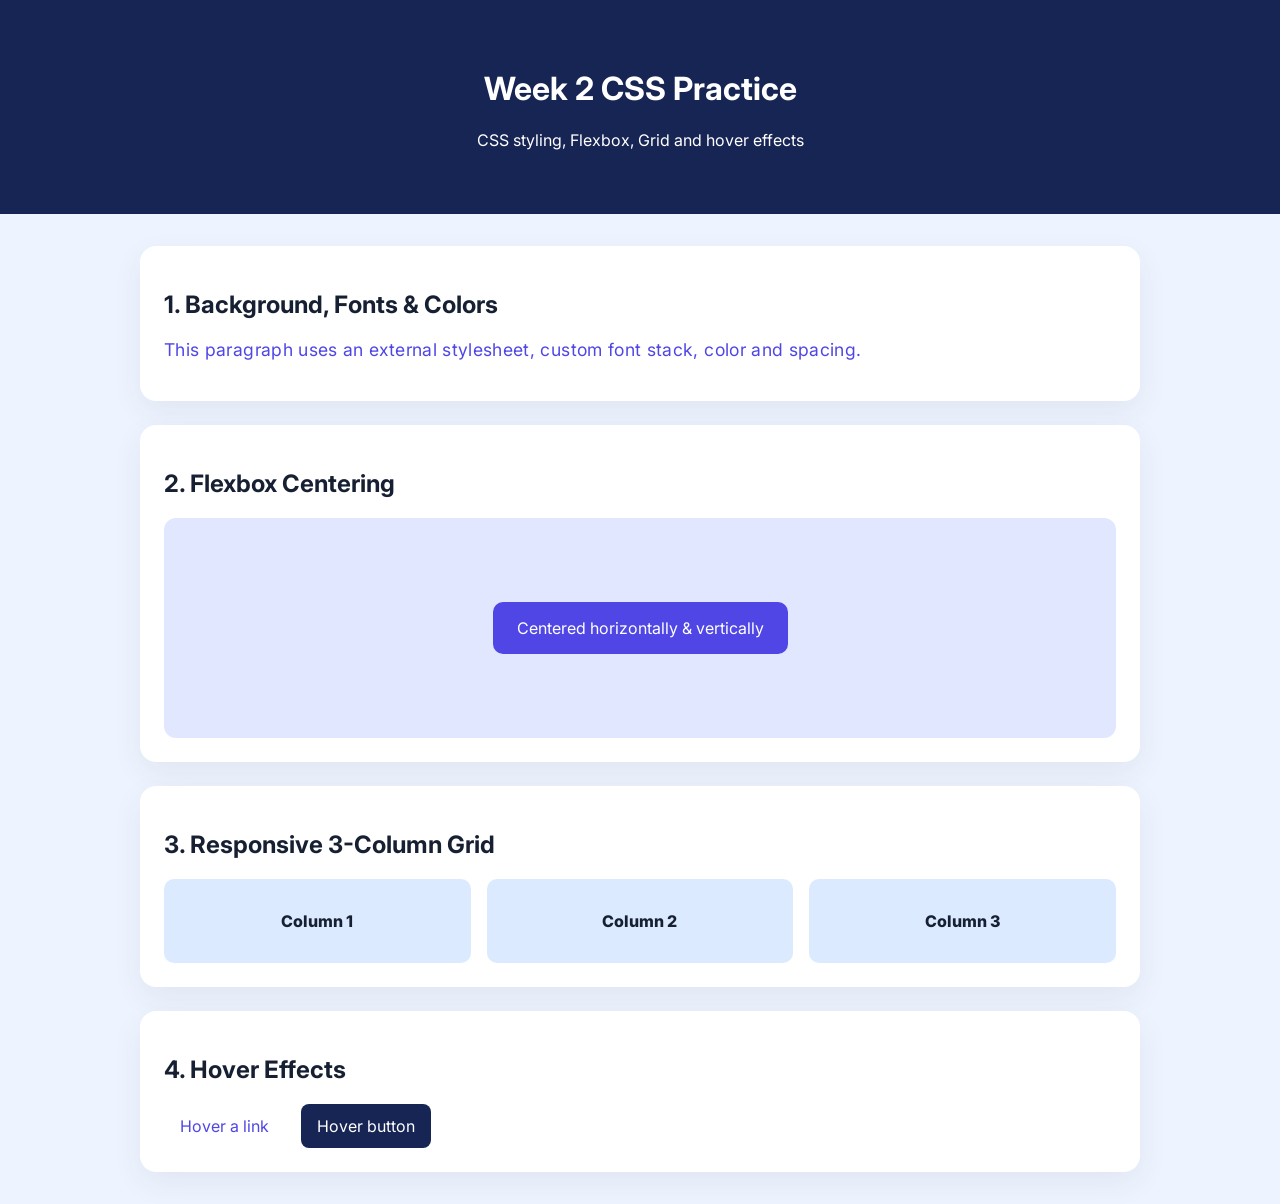
<file: Week-2/practice-solutions/index.html>
<!doctype html><html lang="en"><head><meta charset="utf-8"><meta name="viewport" content="width=device-width,initial-scale=1"><title>Week 2 CSS Practice</title><link rel="stylesheet" href="practice.css"></head><body><header><h1>Week 2 CSS Practice</h1><p>CSS styling, Flexbox, Grid and hover effects</p></header><main><section class="card"><h2>1. Background, Fonts & Colors</h2><p class="custom">This paragraph uses an external stylesheet, custom font stack, color and spacing.</p></section><section class="card"><h2>2. Flexbox Centering</h2><div class="flex-demo"><span>Centered horizontally & vertically</span></div></section><section class="card"><h2>3. Responsive 3-Column Grid</h2><div class="grid-demo"><article>Column 1</article><article>Column 2</article><article>Column 3</article></div></section><section class="card"><h2>4. Hover Effects</h2><div class="links"><a href="#">Hover a link</a><button>Hover button</button></div></section></main></body></html>
</file>
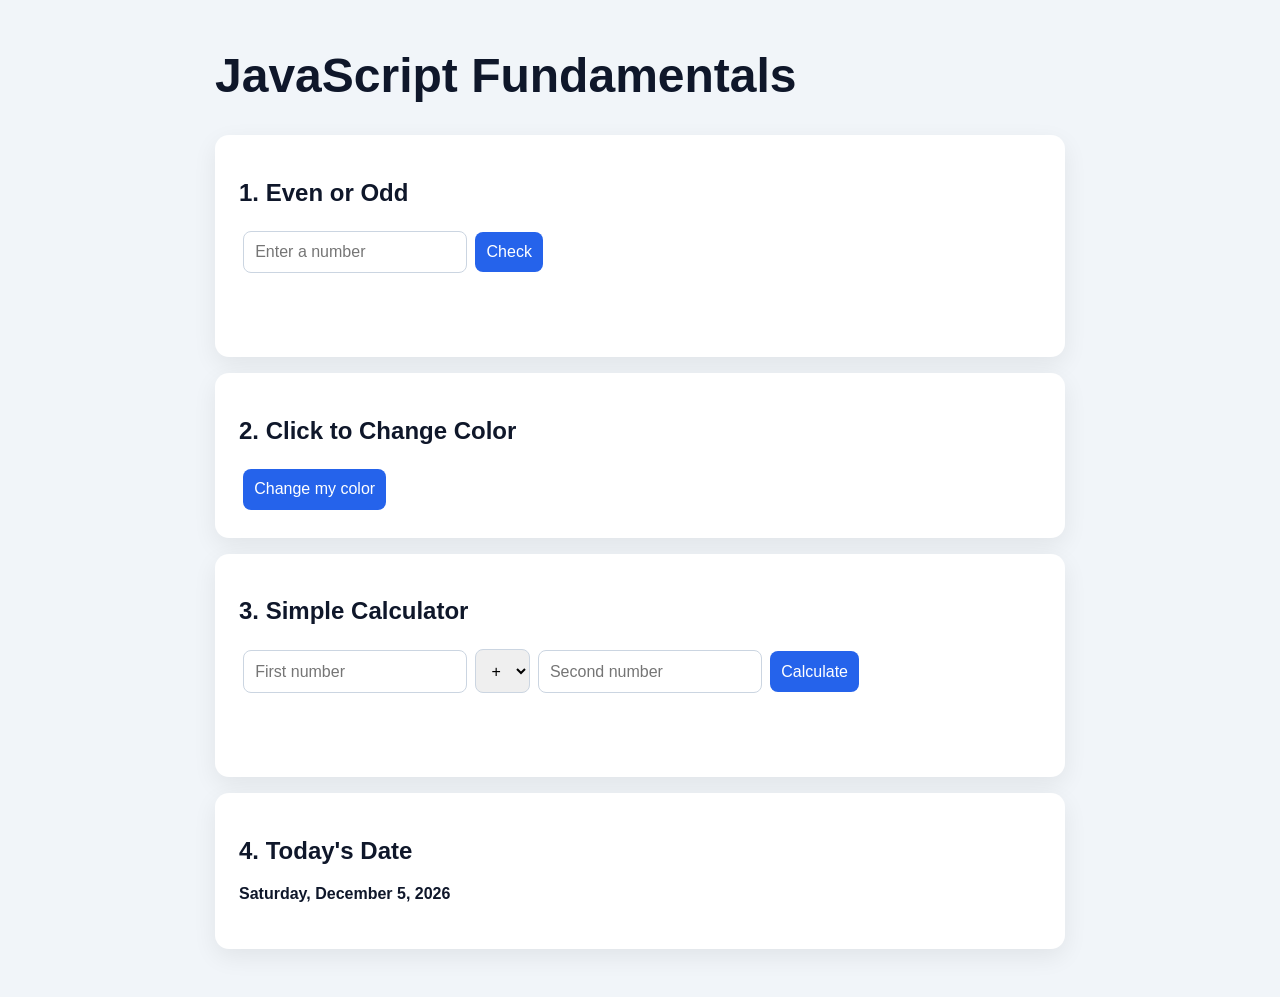
<file: Week-3/practice-solutions/index.html>
<!doctype html><html lang="en"><head><meta charset="utf-8"><meta name="viewport" content="width=device-width,initial-scale=1"><title>Week 3 JavaScript Practice</title><link rel="stylesheet" href="style.css"></head><body><main><h1>JavaScript Fundamentals</h1><section><h2>1. Even or Odd</h2><input id="number" type="number" placeholder="Enter a number"><button id="checkBtn">Check</button><p id="result"></p></section><section><h2>2. Click to Change Color</h2><button id="colorBtn">Change my color</button></section><section><h2>3. Simple Calculator</h2><input id="a" type="number" placeholder="First number"><select id="operator"><option value="+">+</option><option value="-">−</option><option value="*">×</option><option value="/">÷</option></select><input id="b" type="number" placeholder="Second number"><button id="calcBtn">Calculate</button><p id="calcResult"></p></section><section><h2>4. Today's Date</h2><p id="date"></p></section></main><script src="script.js"></script></body></html>
</file>
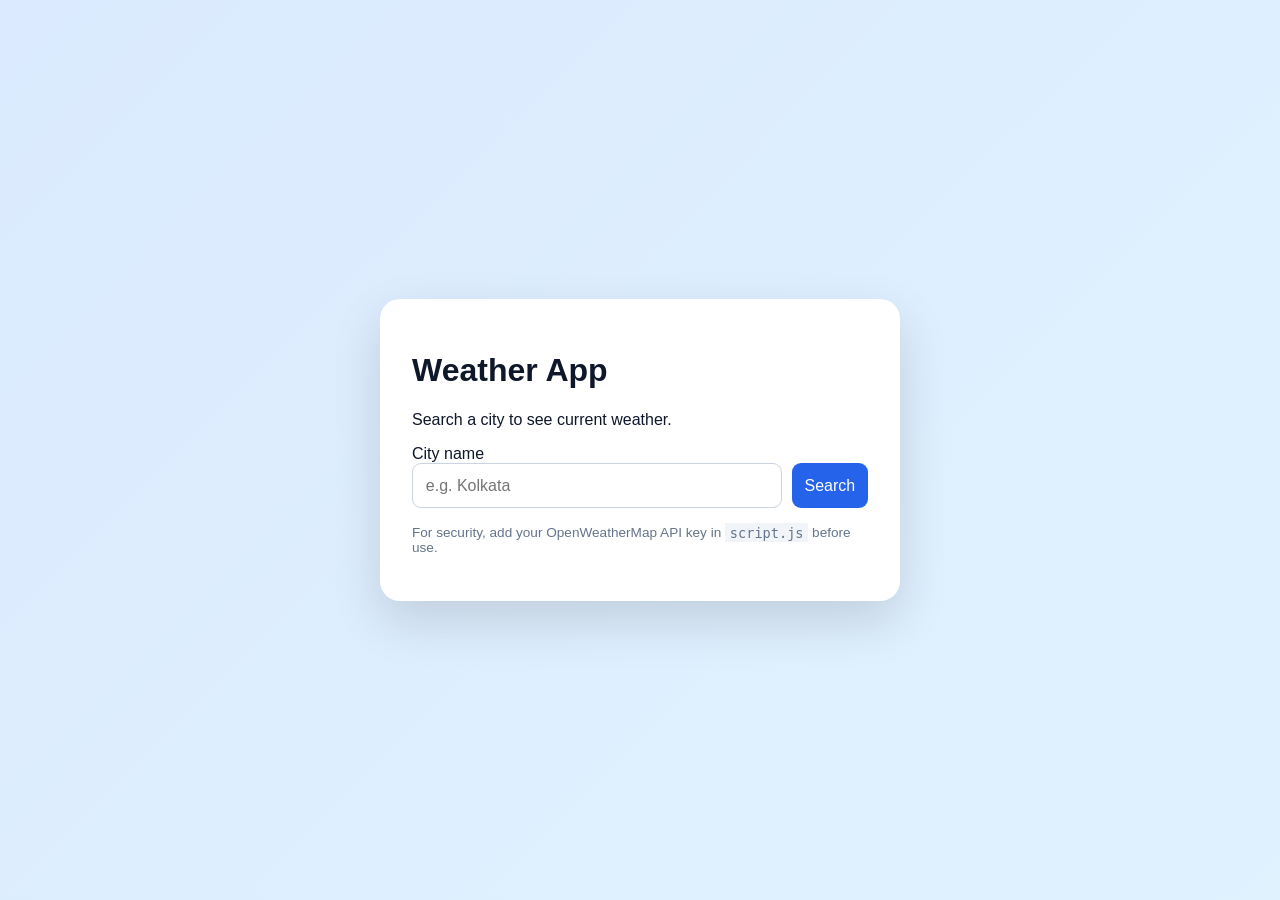
<file: Week-3/weather-app/index.html>
<!doctype html><html lang="en"><head><meta charset="utf-8"><meta name="viewport" content="width=device-width,initial-scale=1"><title>Weather App</title><link rel="stylesheet" href="style.css"></head><body><main class="app"><h1>Weather App</h1><p>Search a city to see current weather.</p><form id="weatherForm"><label for="city">City name</label><div class="search"><input id="city" required placeholder="e.g. Kolkata"><button>Search</button></div></form><article id="weather" class="card" hidden><h2 id="location"></h2><p class="temp"><span id="temperature"></span>°C</p><p id="condition"></p><p>Humidity: <strong id="humidity"></strong>%</p></article><p id="status" role="status"></p><p class="note">For security, add your OpenWeatherMap API key in <code>script.js</code> before use.</p></main><script src="script.js"></script></body></html>
</file>
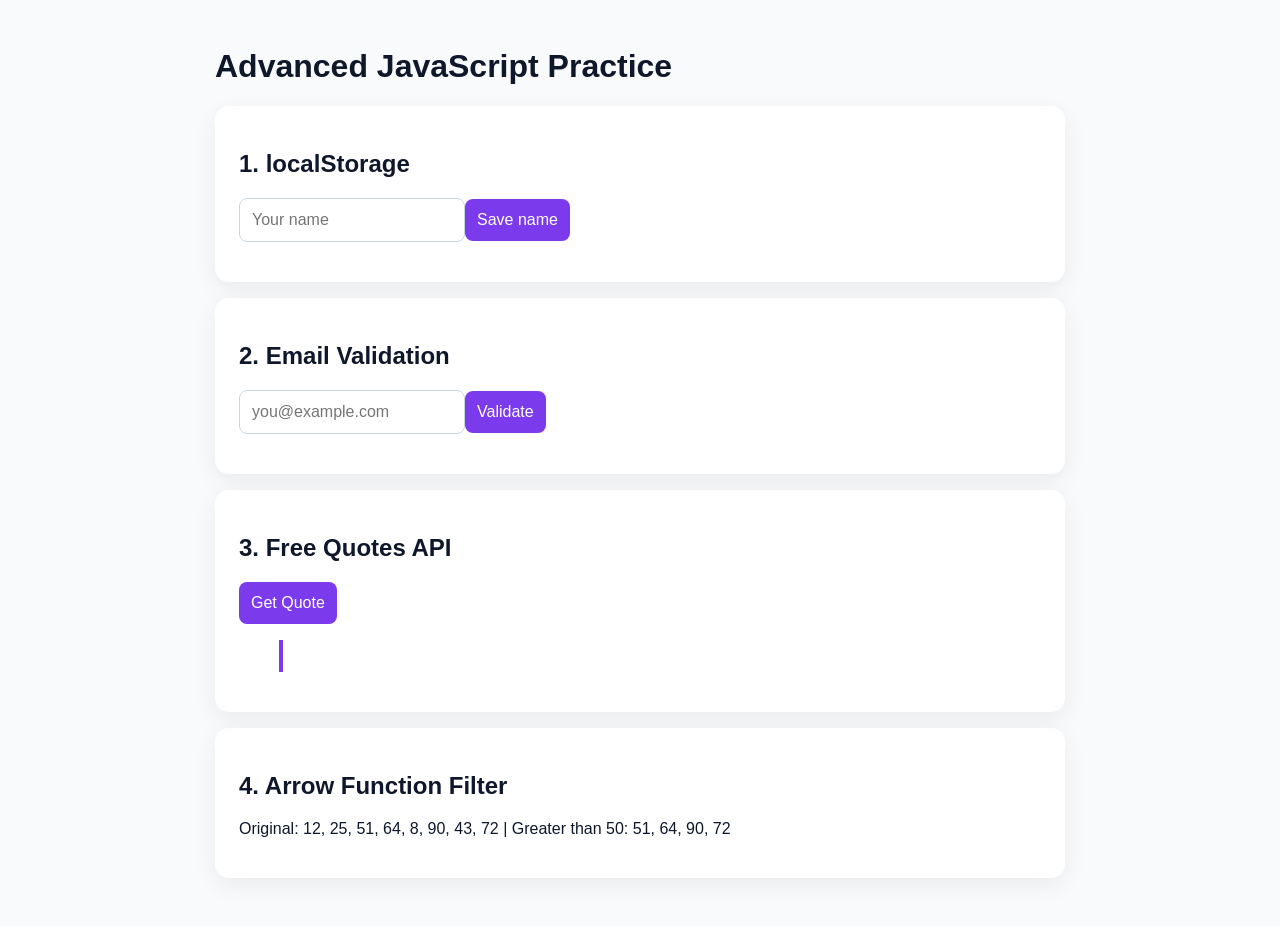
<file: Week-4/practice-solutions/index.html>
<!doctype html><html lang="en"><head><meta charset="utf-8"><meta name="viewport" content="width=device-width,initial-scale=1"><title>Week 4 Advanced JavaScript Practice</title><link rel="stylesheet" href="style.css"></head><body><main><h1>Advanced JavaScript Practice</h1><section><h2>1. localStorage</h2><input id="name" placeholder="Your name"><button id="save">Save name</button><p id="saved"></p></section><section><h2>2. Email Validation</h2><form id="emailForm"><input id="email" type="email" placeholder="you@example.com" required><button>Validate</button></form><p id="emailResult"></p></section><section><h2>3. Free Quotes API</h2><button id="quoteBtn">Get Quote</button><blockquote id="quote"></blockquote></section><section><h2>4. Arrow Function Filter</h2><p id="numbers"></p></section></main><script src="script.js"></script></body></html>
</file>
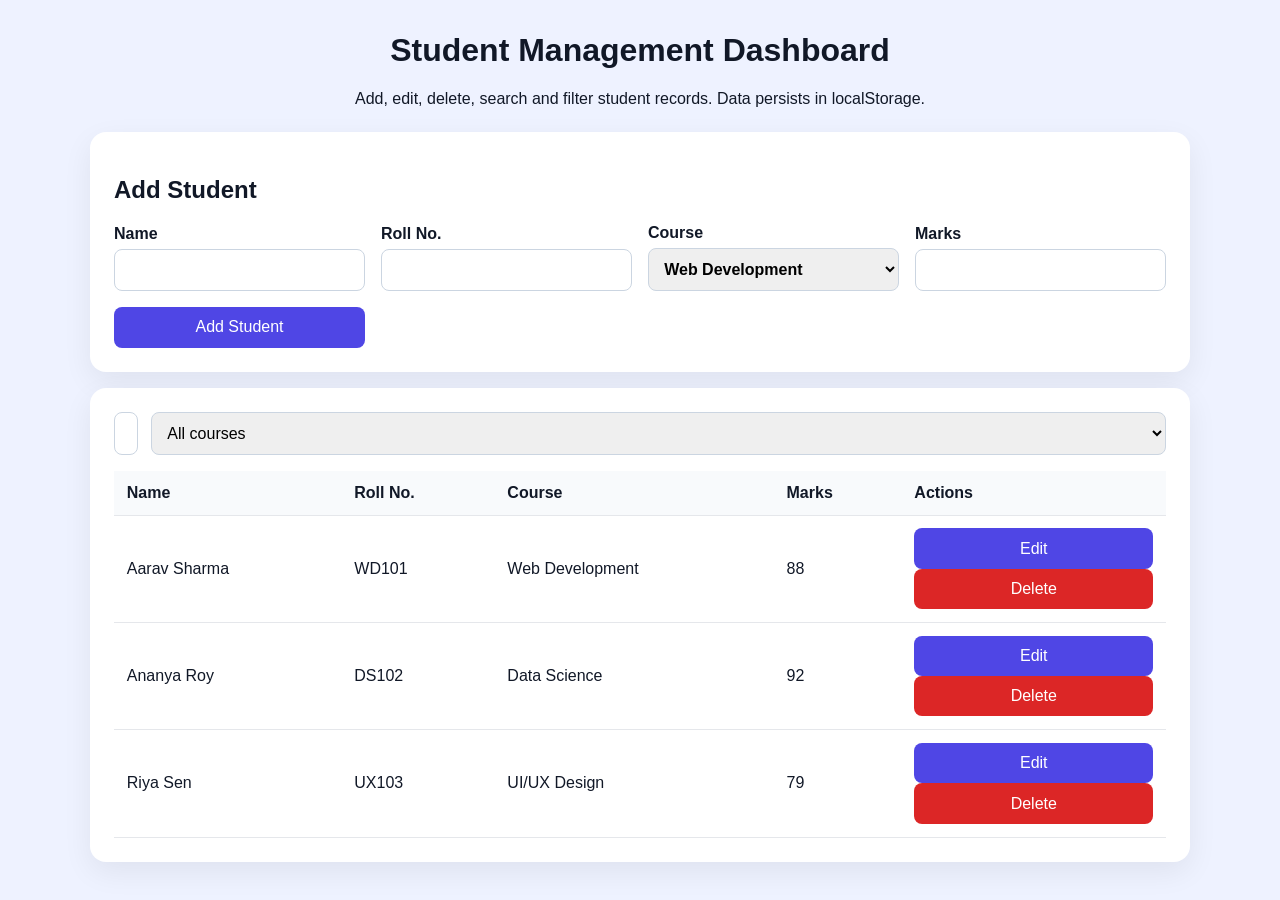
<file: Week-4/student-management-dashboard/index.html>
<!doctype html><html lang="en"><head><meta charset="utf-8"><meta name="viewport" content="width=device-width,initial-scale=1"><title>Student Management Dashboard</title><link rel="stylesheet" href="style.css"></head><body><main><header><h1>Student Management Dashboard</h1><p>Add, edit, delete, search and filter student records. Data persists in localStorage.</p></header><section class="panel"><h2 id="formTitle">Add Student</h2><form id="studentForm"><input type="hidden" id="studentId"><label>Name<input id="studentName" required></label><label>Roll No.<input id="rollNo" required></label><label>Course<select id="course"><option>Web Development</option><option>Data Science</option><option>UI/UX Design</option></select></label><label>Marks<input id="marks" type="number" min="0" max="100" required></label><button type="submit" id="submitBtn">Add Student</button><button type="button" id="cancelBtn" hidden>Cancel Edit</button></form></section><section class="panel"><div class="toolbar"><input id="search" placeholder="Search by name or roll number"><select id="filter"><option value="all">All courses</option><option>Web Development</option><option>Data Science</option><option>UI/UX Design</option></select></div><div class="table-wrap"><table><thead><tr><th>Name</th><th>Roll No.</th><th>Course</th><th>Marks</th><th>Actions</th></tr></thead><tbody id="studentRows"></tbody></table></div><p id="empty" hidden>No students found.</p></section></main><script src="script.js"></script></body></html>
</file>
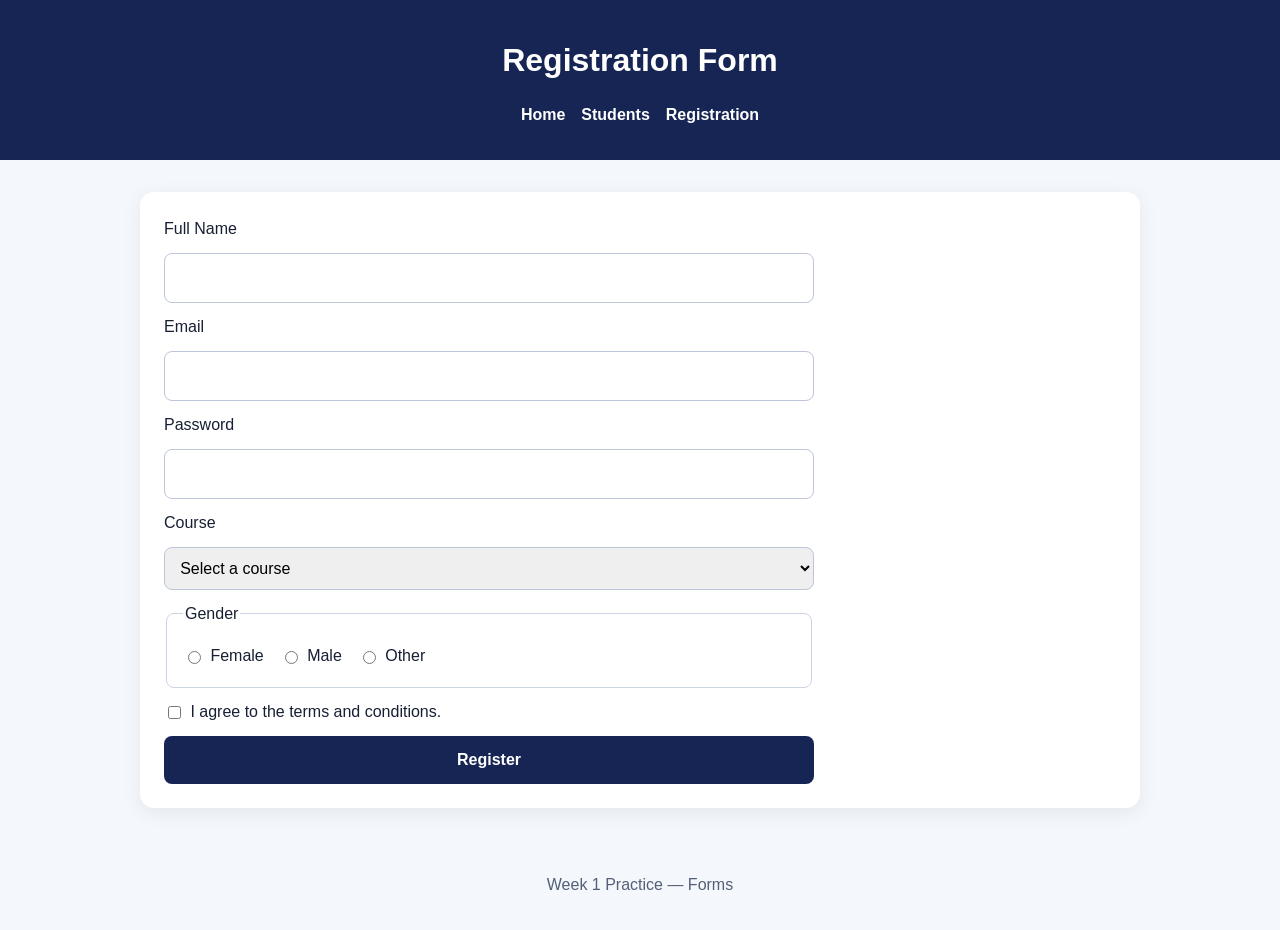
<file: Week-1/practice-solutions/registration.html>
<!DOCTYPE html>
<html lang="en">
<head>
  <meta charset="UTF-8">
  <meta name="viewport" content="width=device-width, initial-scale=1.0">
  <title>Registration Form</title>
  <link rel="stylesheet" href="style.css">
</head>
<body>
<header class="site-header"><h1>Registration Form</h1><nav><a href="index.html">Home</a><a href="students.html">Students</a><a href="registration.html">Registration</a></nav></header>
<main class="container"><section class="card"><form action="#" method="post">
<label for="name">Full Name</label><input id="name" name="name" type="text" required>
<label for="email">Email</label><input id="email" name="email" type="email" required>
<label for="password">Password</label><input id="password" name="password" type="password" minlength="8" required>
<label for="course">Course</label><select id="course" name="course" required><option value="">Select a course</option><option>Web Development</option><option>Python</option><option>Data Analytics</option></select>
<fieldset><legend>Gender</legend><label class="inline"><input type="radio" name="gender" value="female"> Female</label><label class="inline"><input type="radio" name="gender" value="male"> Male</label><label class="inline"><input type="radio" name="gender" value="other"> Other</label></fieldset>
<label class="inline"><input type="checkbox" required> I agree to the terms and conditions.</label>
<button type="submit">Register</button>
</form></section></main>
<footer class="site-footer">Week 1 Practice — Forms</footer>
</body></html>
</file>
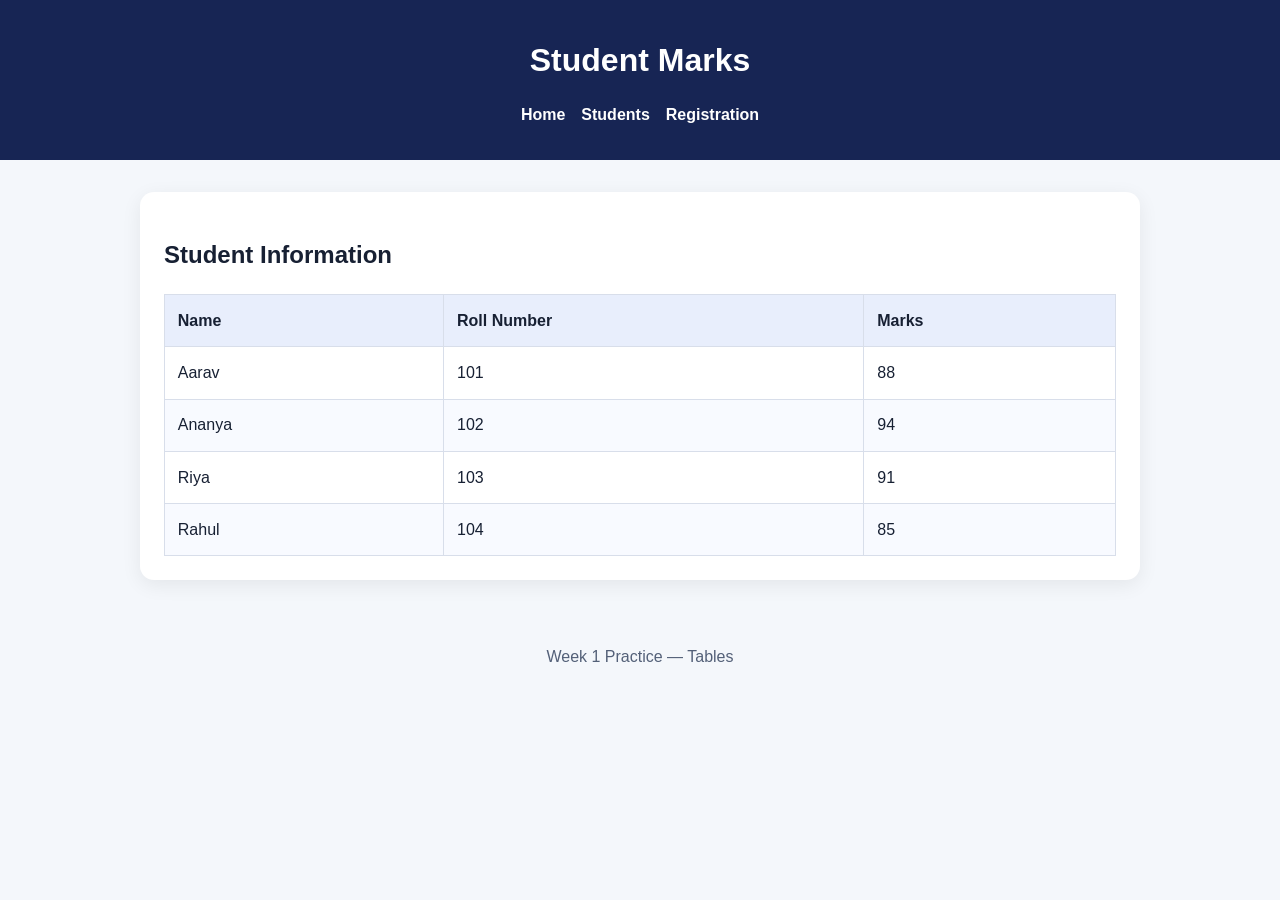
<file: Week-1/practice-solutions/students.html>
<!DOCTYPE html>
<html lang="en">
<head>
  <meta charset="UTF-8">
  <meta name="viewport" content="width=device-width, initial-scale=1.0">
  <title>Student Marks</title>
  <link rel="stylesheet" href="style.css">
</head>
<body>
<header class="site-header"><h1>Student Marks</h1><nav><a href="index.html">Home</a><a href="students.html">Students</a><a href="registration.html">Registration</a></nav></header>
<main class="container"><section class="card"><h2>Student Information</h2><div class="table-wrap"><table><thead><tr><th>Name</th><th>Roll Number</th><th>Marks</th></tr></thead><tbody><tr><td>Aarav</td><td>101</td><td>88</td></tr><tr><td>Ananya</td><td>102</td><td>94</td></tr><tr><td>Riya</td><td>103</td><td>91</td></tr><tr><td>Rahul</td><td>104</td><td>85</td></tr></tbody></table></div></section></main>
<footer class="site-footer">Week 1 Practice — Tables</footer>
</body></html>
</file>
<file: Week-2/practice-solutions/practice.css>
@import url('https://fonts.googleapis.com/css2?family=Inter:wght@400;600;800&display=swap');*{box-sizing:border-box}body{margin:0;font-family:Inter,Arial,sans-serif;background:#eef4ff;color:#172033}header{text-align:center;padding:3rem 1rem;background:#172554;color:white}main{width:min(1000px,92%);margin:2rem auto}.card{background:white;padding:1.5rem;margin:1.5rem 0;border-radius:16px;box-shadow:0 10px 30px #17203312}.custom{font-size:1.1rem;color:#4f46e5;letter-spacing:.02em}.flex-demo{height:220px;display:flex;align-items:center;justify-content:center;background:#e0e7ff;border-radius:12px}.flex-demo span{padding:1rem 1.5rem;background:#4f46e5;color:white;border-radius:10px}.grid-demo{display:grid;grid-template-columns:repeat(3,1fr);gap:1rem}.grid-demo article{padding:2rem 1rem;text-align:center;background:#dbeafe;border-radius:10px;font-weight:800}.links{display:flex;gap:1rem;align-items:center}.links a,.links button{padding:.75rem 1rem;border-radius:8px;font:inherit}.links a{color:#4f46e5;text-decoration:none}.links a:hover{background:#eef2ff;transform:translateY(-2px)}.links button{border:0;background:#172554;color:white;cursor:pointer}.links button:hover{background:#4f46e5;transform:translateY(-2px);box-shadow:0 8px 18px #17203325}@media(max-width:700px){.grid-demo{grid-template-columns:1fr}.links{flex-direction:column;align-items:flex-start}}
</file>
<file: Week-3/practice-solutions/style.css>
*{box-sizing:border-box}body{margin:0;font-family:Arial,sans-serif;background:#f1f5f9;color:#0f172a}main{width:min(850px,92%);margin:3rem auto}h1{font-size:clamp(2rem,5vw,3rem)}section{background:white;padding:1.5rem;margin:1rem 0;border-radius:14px;box-shadow:0 8px 25px #00000012}input,select,button{font:inherit;padding:.7rem;border:1px solid #cbd5e1;border-radius:8px;margin:.25rem}button{cursor:pointer;background:#2563eb;color:white;border:0}p{min-height:1.5rem;font-weight:600}@media(max-width:600px){input,select,button{width:100%;margin:.35rem 0}}
</file>
<file: Week-3/weather-app/style.css>
*{box-sizing:border-box}body{margin:0;min-height:100vh;display:grid;place-items:center;padding:1.5rem;font-family:Arial,sans-serif;background:linear-gradient(135deg,#dbeafe,#e0f2fe);color:#0f172a}.app{width:min(520px,100%);background:white;padding:2rem;border-radius:20px;box-shadow:0 20px 50px #0002}.search{display:flex;gap:.6rem}.search input{flex:1}.search input,.search button{padding:.8rem;border-radius:9px;border:1px solid #cbd5e1;font:inherit}.search button{background:#2563eb;color:#fff;border:0;cursor:pointer}.card{margin-top:1.5rem;padding:1.5rem;border-radius:15px;background:#eff6ff;text-align:center}.temp{font-size:3.5rem;font-weight:800;margin:.5rem}.note{font-size:.85rem;color:#64748b}code{background:#f1f5f9;padding:.1rem .3rem}@media(max-width:500px){.search{flex-direction:column}}
</file>
<file: Week-4/practice-solutions/style.css>
*{box-sizing:border-box}body{margin:0;background:#f8fafc;color:#0f172a;font-family:Arial,sans-serif}main{width:min(850px,92%);margin:3rem auto}section{background:#fff;margin:1rem 0;padding:1.5rem;border-radius:14px;box-shadow:0 7px 24px #0001}input,button{padding:.75rem;border-radius:8px;font:inherit;border:1px solid #cbd5e1}button{background:#7c3aed;color:#fff;border:0;cursor:pointer}blockquote{border-left:4px solid #7c3aed;padding-left:1rem;min-height:2rem}
</file>
<file: Week-4/student-management-dashboard/style.css>
*{box-sizing:border-box}body{margin:0;font-family:Arial,sans-serif;background:#eef2ff;color:#111827}main{width:min(1100px,94%);margin:2rem auto}header{text-align:center;margin-bottom:1.5rem}.panel{background:#fff;padding:1.5rem;border-radius:16px;margin:1rem 0;box-shadow:0 10px 30px #0001}form{display:grid;grid-template-columns:repeat(4,1fr);gap:1rem;align-items:end}label{display:grid;gap:.35rem;font-weight:700}input,select,button{width:100%;padding:.7rem;border:1px solid #cbd5e1;border-radius:8px;font:inherit}button{background:#4f46e5;color:#fff;border:0;cursor:pointer}.danger{background:#dc2626}.toolbar{display:flex;gap:.8rem;margin-bottom:1rem}.toolbar input{flex:1}.table-wrap{overflow:auto}table{width:100%;border-collapse:collapse;min-width:700px}th,td{text-align:left;padding:.8rem;border-bottom:1px solid #e5e7eb}th{background:#f8fafc}@media(max-width:800px){form{grid-template-columns:1fr 1fr}}@media(max-width:520px){form{grid-template-columns:1fr}.toolbar{flex-direction:column}}
</file>
<file: Week-1/practice-solutions/style.css>
*{box-sizing:border-box}body{margin:0;font-family:Arial,sans-serif;line-height:1.6;background:#f4f7fb;color:#172033}.site-header{background:#172554;color:white;padding:2rem 5%;text-align:center}.site-header h1{margin:.2rem 0 1rem}.site-header nav{display:flex;justify-content:center;gap:1rem;flex-wrap:wrap}.site-header a{color:white;text-decoration:none;font-weight:700}.site-header a:hover{text-decoration:underline}.container{width:min(1000px,92%);margin:2rem auto}.card{background:white;padding:1.5rem;margin-bottom:1.5rem;border-radius:14px;box-shadow:0 5px 20px #00000012}.demo-image{display:block;width:100%;height:auto;border-radius:10px}.table-wrap{overflow-x:auto}table{width:100%;border-collapse:collapse}th,td{padding:.8rem;border:1px solid #d8deea;text-align:left}th{background:#e8eefc}tr:nth-child(even){background:#f8faff}form{display:grid;gap:.7rem;max-width:650px}input,select,button{font:inherit;padding:.7rem;border:1px solid #bcc6d8;border-radius:8px}fieldset{border:1px solid #ccd4e3;border-radius:8px;padding:1rem}.inline{display:inline-flex;align-items:center;gap:.4rem;margin-right:1rem}button{background:#172554;color:white;border:0;cursor:pointer;font-weight:700}button:hover{opacity:.9}.site-footer{text-align:center;padding:2rem;color:#536078}@media(max-width:600px){.site-header{padding:1.4rem 4%}.card{padding:1rem}}
</file>
